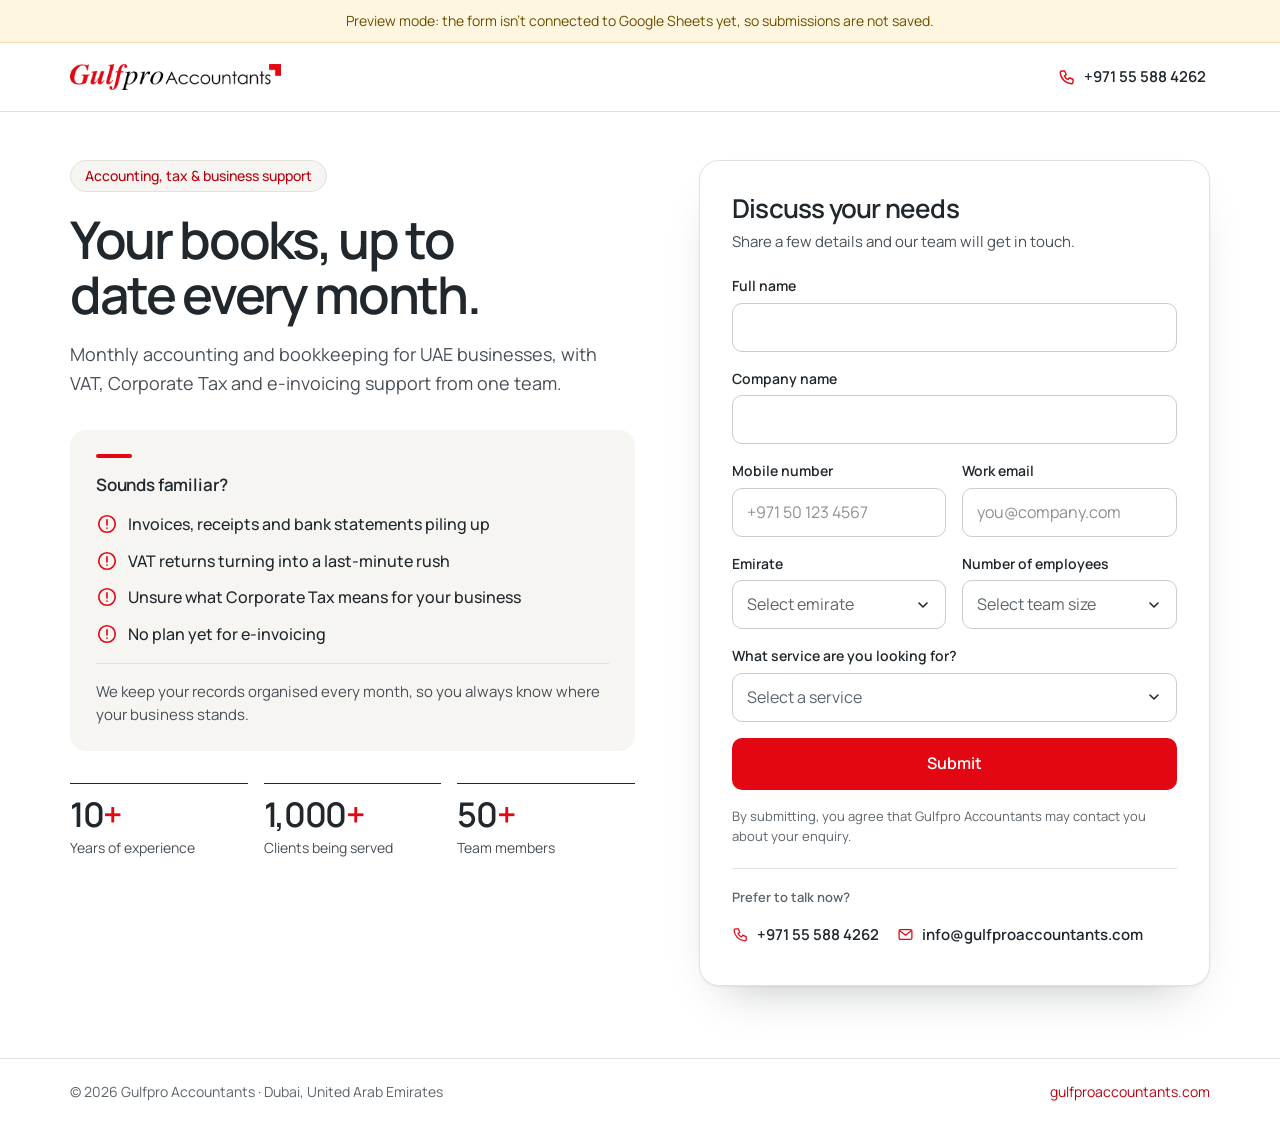
<file: Gulfpro-LinkedIn-Landing-Page/gulfpro-linkedin-landing/site/index.html>
<!doctype html>
<html lang="en">
<head>
<meta charset="utf-8">
<meta name="viewport" content="width=device-width, initial-scale=1">
<title>Monthly Accounting &amp; Bookkeeping in the UAE | Gulfpro Accountants</title>
<meta name="description" content="Monthly accounting and bookkeeping for UAE businesses, with VAT, Corporate Tax and e-invoicing support. Share a few details and Gulfpro Accountants will get in touch.">
<meta name="theme-color" content="#FFFFFF">
<link rel="icon" type="image/png" href="assets/favicon.png">
<link rel="apple-touch-icon" href="assets/apple-touch-icon.png">
<link rel="preload" href="assets/fonts/manrope-latin-wght-normal.woff2" as="font" type="font/woff2" crossorigin>
<link rel="stylesheet" href="assets/styles.css">
<script src="assets/config.js" defer></script>
<script src="assets/common.js" defer></script>
<script src="assets/form.js" defer></script>
</head>
<body>
<div class="preview-note" id="preview-note" hidden>Preview mode: the form isn't connected to Google Sheets yet, so submissions are not saved.</div>

<header class="site-header">
  <div class="wrap">
    <a class="brand" href="./"><img src="assets/logo.png" alt="Gulfpro Accountants" width="211" height="26"></a>
    <a class="header-call" href="tel:+971555884262" data-phone="0" aria-label="Call Gulfpro Accountants on +971 55 588 4262">
      <svg viewBox="0 0 24 24" fill="none" stroke="currentColor" stroke-width="1.8" stroke-linecap="round" stroke-linejoin="round" aria-hidden="true"><path d="M5 4h4l2 5-2.5 1.5a11 11 0 0 0 5 5L15 13l5 2v4a2 2 0 0 1-2 2A16 16 0 0 1 3 6a2 2 0 0 1 2-2"/></svg>
      <span data-phone-text="0">+971 55 588 4262</span>
    </a>
  </div>
</header>

<main class="hero">
  <div class="wrap hero-grid">
    <section class="intro" aria-labelledby="page-title">
      <span class="pill">Accounting, tax &amp; business support</span>
      <h1 id="page-title">Your books, up to date every month.</h1>
      <p class="lead">Monthly accounting and bookkeeping for UAE businesses, with VAT, Corporate Tax and e-invoicing support from one team.</p>

      <div class="pains">
        <span class="dash" aria-hidden="true"></span>
        <h2>Sounds familiar?</h2>
        <ul class="pain-list">
          <li><svg viewBox="0 0 24 24" fill="none" stroke="currentColor" stroke-width="1.8" stroke-linecap="round" aria-hidden="true"><circle cx="12" cy="12" r="9"/><path d="M12 7.5v5.5M12 16.5h.01"/></svg>Invoices, receipts and bank statements piling up</li>
          <li><svg viewBox="0 0 24 24" fill="none" stroke="currentColor" stroke-width="1.8" stroke-linecap="round" aria-hidden="true"><circle cx="12" cy="12" r="9"/><path d="M12 7.5v5.5M12 16.5h.01"/></svg>VAT returns turning into a last-minute rush</li>
          <li><svg viewBox="0 0 24 24" fill="none" stroke="currentColor" stroke-width="1.8" stroke-linecap="round" aria-hidden="true"><circle cx="12" cy="12" r="9"/><path d="M12 7.5v5.5M12 16.5h.01"/></svg>Unsure what Corporate Tax means for your business</li>
          <li><svg viewBox="0 0 24 24" fill="none" stroke="currentColor" stroke-width="1.8" stroke-linecap="round" aria-hidden="true"><circle cx="12" cy="12" r="9"/><path d="M12 7.5v5.5M12 16.5h.01"/></svg>No plan yet for e-invoicing</li>
        </ul>
        <p>We keep your records organised every month, so you always know where your business stands.</p>
      </div>
    </section>

    <section class="form-card" aria-labelledby="form-title">
      <h2 id="form-title">Discuss your needs</h2>
      <p class="sub">Share a few details and our team will get in touch.</p>

      <form id="lead-form" novalidate>
        <div class="field">
          <label for="name">Full name</label>
          <input id="name" name="name" type="text" autocomplete="name" required maxlength="120" aria-describedby="name-error">
          <span class="field-error" id="name-error" aria-live="polite"></span>
        </div>
        <div class="field">
          <label for="company">Company name</label>
          <input id="company" name="company" type="text" autocomplete="organization" required maxlength="160" aria-describedby="company-error">
          <span class="field-error" id="company-error" aria-live="polite"></span>
        </div>
        <div class="row-2">
          <div class="field">
            <label for="mobile">Mobile number</label>
            <input id="mobile" name="mobile" type="tel" inputmode="tel" autocomplete="tel" placeholder="+971 50 123 4567" required maxlength="30" aria-describedby="mobile-error">
            <span class="field-error" id="mobile-error" aria-live="polite"></span>
          </div>
          <div class="field">
            <label for="email">Work email</label>
            <input id="email" name="email" type="email" inputmode="email" autocomplete="email" placeholder="you@company.com" required maxlength="160" aria-describedby="email-error">
            <span class="field-error" id="email-error" aria-live="polite"></span>
          </div>
        </div>
        <div class="row-2">
          <div class="field">
            <label for="emirate">Emirate</label>
            <select id="emirate" name="emirate" required aria-describedby="emirate-error">
              <option value="" selected disabled>Select emirate</option>
              <option>Abu Dhabi</option>
              <option>Dubai</option>
              <option>Sharjah</option>
              <option>Ajman</option>
              <option>Umm Al Quwain</option>
              <option>Ras Al Khaimah</option>
              <option>Fujairah</option>
            </select>
            <span class="field-error" id="emirate-error" aria-live="polite"></span>
          </div>
          <div class="field">
            <label for="employees">Number of employees</label>
            <select id="employees" name="employees" required aria-describedby="employees-error">
              <option value="" selected disabled>Select team size</option>
              <option>0–2</option>
              <option>3–10</option>
              <option>11–50</option>
              <option>More than 50</option>
            </select>
            <span class="field-error" id="employees-error" aria-live="polite"></span>
          </div>
        </div>
        <div class="field">
          <label for="service">What service are you looking for?</label>
          <select id="service" name="service" required aria-describedby="service-error">
            <option value="" selected disabled>Select a service</option>
            <option>Monthly accounting &amp; bookkeeping</option>
            <option>VAT registration &amp; filing</option>
            <option>Corporate Tax query</option>
            <option>E-invoicing setup</option>
            <option>Just exploring</option>
          </select>
          <span class="field-error" id="service-error" aria-live="polite"></span>
        </div>
        <div class="hp" aria-hidden="true">
          <label for="website">Website</label>
          <input id="website" name="website" type="text" tabindex="-1" autocomplete="off">
        </div>

        <button class="btn btn-red btn-block" type="submit"><span class="label">Submit</span></button>
        <div class="form-status" id="form-status" role="status" aria-live="polite"></div>
        <p class="consent">By submitting, you agree that Gulfpro Accountants may contact you about your enquiry.<span id="privacy-link"></span></p>
      </form>

      <div class="contact-strip">
        <span class="label">Prefer to talk now?</span>
        <div class="contact-links">
          <a href="tel:+971555884262" data-phone="0"><svg viewBox="0 0 24 24" fill="none" stroke="currentColor" stroke-width="1.8" stroke-linecap="round" stroke-linejoin="round" aria-hidden="true"><path d="M5 4h4l2 5-2.5 1.5a11 11 0 0 0 5 5L15 13l5 2v4a2 2 0 0 1-2 2A16 16 0 0 1 3 6a2 2 0 0 1 2-2"/></svg><span data-phone-text="0">+971 55 588 4262</span></a>
          <a href="mailto:info@gulfproaccountants.com" data-email><svg viewBox="0 0 24 24" fill="none" stroke="currentColor" stroke-width="1.8" stroke-linecap="round" stroke-linejoin="round" aria-hidden="true"><rect x="3" y="5" width="18" height="14" rx="2"/><path d="M3.5 6.5 12 13l8.5-6.5"/></svg><span data-email-text>info@gulfproaccountants.com</span></a>
        </div>
      </div>
    </section>

    <section class="stats" aria-label="Gulfpro Accountants in numbers">
      <div class="stat"><strong>10<span>+</span></strong><small>Years of experience</small></div>
      <div class="stat"><strong>1,000<span>+</span></strong><small>Clients being served</small></div>
      <div class="stat"><strong>50<span>+</span></strong><small>Team members</small></div>
    </section>
  </div>
</main>

<footer class="site-footer">
  <div class="wrap">
    <span>© 2026 Gulfpro Accountants · Dubai, United Arab Emirates</span>
    <a href="https://gulfproaccountants.com" data-website>gulfproaccountants.com</a>
  </div>
</footer>
</body>
</html>
</file>
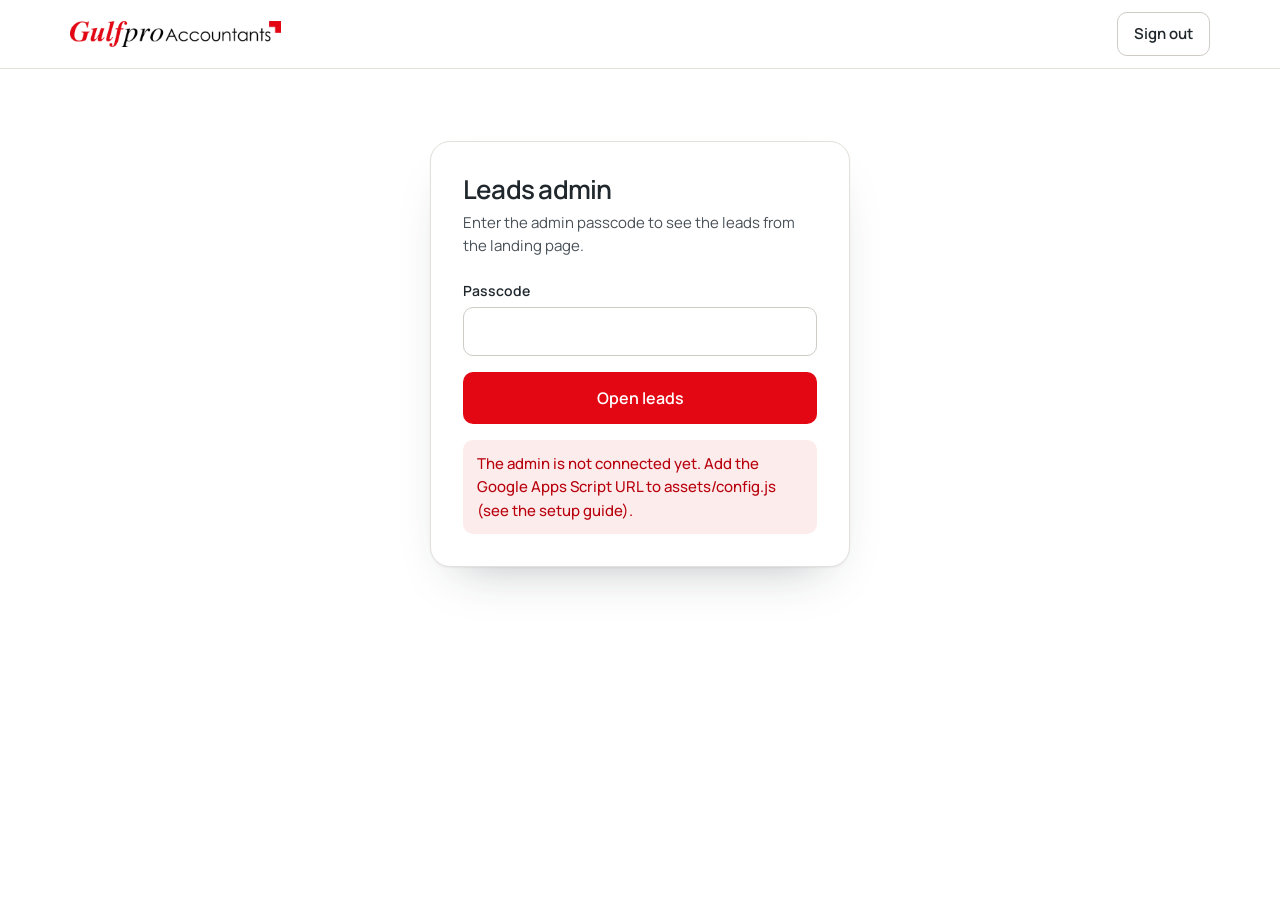
<file: Gulfpro-LinkedIn-Landing-Page/gulfpro-linkedin-landing/site/admin.html>
<!doctype html>
<html lang="en">
<head>
<meta charset="utf-8">
<meta name="viewport" content="width=device-width, initial-scale=1">
<meta name="robots" content="noindex, nofollow">
<title>Leads admin | Gulfpro Accountants</title>
<link rel="icon" type="image/png" href="assets/favicon.png">
<link rel="preload" href="assets/fonts/manrope-latin-wght-normal.woff2" as="font" type="font/woff2" crossorigin>
<link rel="stylesheet" href="assets/styles.css">
<script src="assets/config.js" defer></script>
<script src="assets/common.js" defer></script>
<script src="assets/admin.js" defer></script>
</head>
<body data-no-tracking>
<header class="site-header">
  <div class="wrap">
    <a class="brand" href="./"><img src="assets/logo.png" alt="Gulfpro Accountants" width="211" height="26"></a>
    <button class="btn btn-ghost" id="signout" type="button" hidden>Sign out</button>
  </div>
</header>

<main class="admin">
  <div class="wrap">
    <section class="admin-login form-card" id="login" aria-labelledby="login-title">
      <h1 id="login-title" class="login-title">Leads admin</h1>
      <p class="sub">Enter the admin passcode to see the leads from the landing page.</p>
      <form id="login-form" novalidate>
        <div class="field">
          <label for="passcode">Passcode</label>
          <input id="passcode" name="passcode" type="password" autocomplete="current-password" required>
        </div>
        <button class="btn btn-red btn-block" type="submit"><span class="label">Open leads</span></button>
        <div class="form-status" id="login-status" role="status" aria-live="polite"></div>
      </form>
    </section>

    <section id="dashboard" hidden aria-labelledby="dash-title">
      <div class="admin-top">
        <div>
          <h1 id="dash-title">Leads</h1>
          <p class="meta" id="updated">Loading…</p>
        </div>
        <div class="toolbar">
          <button class="btn btn-ghost" id="refresh" type="button">Refresh</button>
          <button class="btn btn-ghost" id="export" type="button">Export CSV</button>
          <a class="btn btn-ink" id="sheet-link" href="#" target="_blank" rel="noopener">Open Google Sheet</a>
        </div>
      </div>

      <div class="tiles">
        <div class="tile"><strong id="t-total">0</strong><small>Total leads</small></div>
        <div class="tile"><strong id="t-today">0</strong><small>Today</small></div>
        <div class="tile"><strong id="t-week">0</strong><small>Last 7 days</small></div>
        <div class="tile"><strong id="t-new">0</strong><small>Status: New</small></div>
      </div>

      <div class="filters">
        <div class="field search">
          <label for="f-search">Search</label>
          <input id="f-search" type="search" placeholder="Name, company, mobile or email">
        </div>
        <div class="field">
          <label for="f-service">Service</label>
          <select id="f-service"><option value="">All services</option></select>
        </div>
        <div class="field">
          <label for="f-emirate">Emirate</label>
          <select id="f-emirate"><option value="">All emirates</option></select>
        </div>
        <div class="field">
          <label for="f-status">Status</label>
          <select id="f-status"><option value="">All statuses</option></select>
        </div>
      </div>

      <div class="form-status admin-msg" id="dash-status" role="status" aria-live="polite"></div>
      <div class="table-wrap">
        <table>
          <thead>
            <tr><th>Submitted</th><th>Name &amp; company</th><th>Contact</th><th>Emirate</th><th>Employees</th><th>Service</th><th>Status</th><th>Campaign</th></tr>
          </thead>
          <tbody id="rows"></tbody>
        </table>
        <div class="empty" id="empty" hidden>No leads match these filters.</div>
      </div>
    </section>
  </div>
</main>
</body>
</html>
</file>
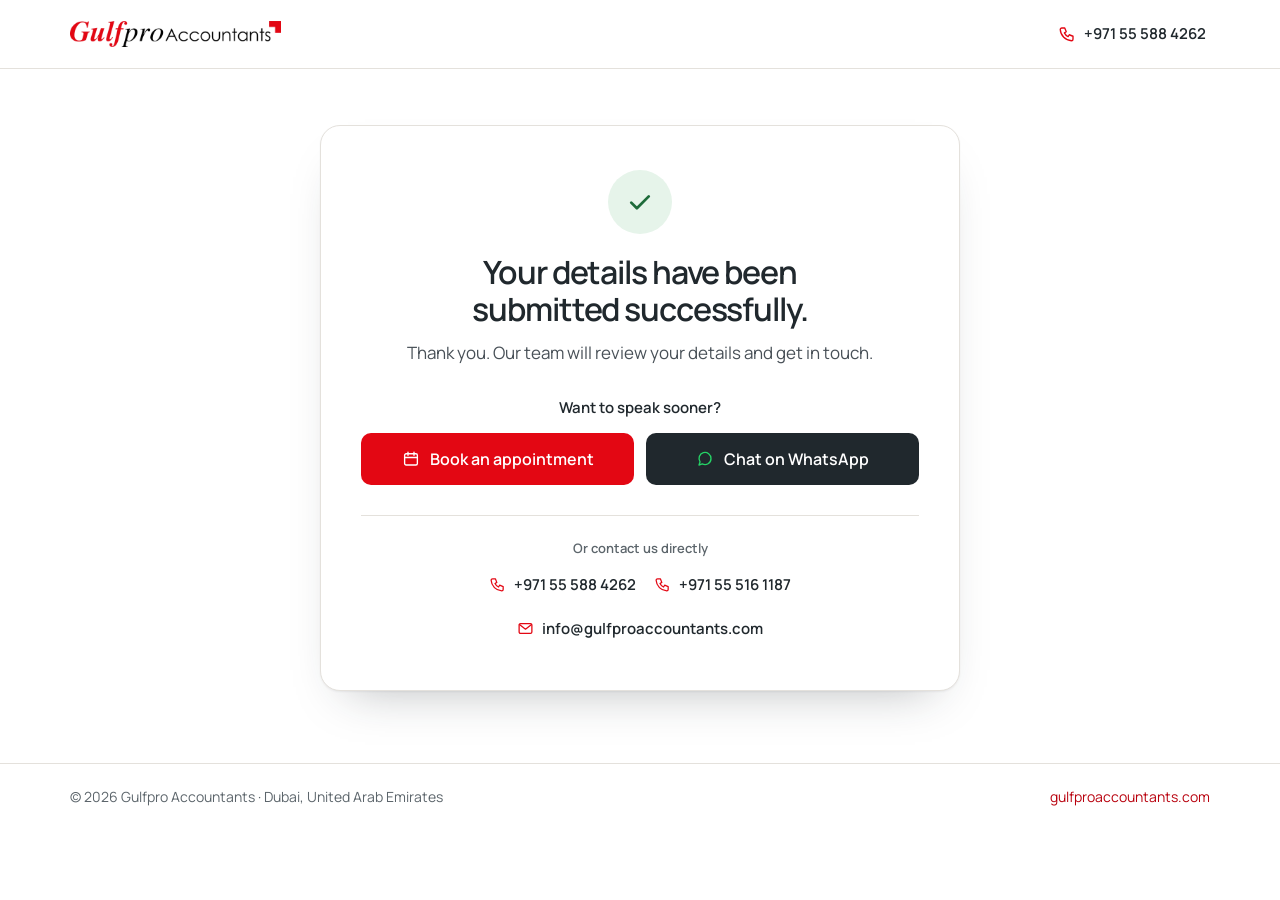
<file: Gulfpro-LinkedIn-Landing-Page/gulfpro-linkedin-landing/site/thank-you.html>
<!doctype html>
<html lang="en">
<head>
<meta charset="utf-8">
<meta name="viewport" content="width=device-width, initial-scale=1">
<meta name="robots" content="noindex">
<title>Details submitted | Gulfpro Accountants</title>
<meta name="theme-color" content="#FFFFFF">
<link rel="icon" type="image/png" href="assets/favicon.png">
<link rel="apple-touch-icon" href="assets/apple-touch-icon.png">
<link rel="preload" href="assets/fonts/manrope-latin-wght-normal.woff2" as="font" type="font/woff2" crossorigin>
<link rel="stylesheet" href="assets/styles.css">
<script src="assets/config.js" defer></script>
<script src="assets/common.js" defer></script>
<script src="assets/thank-you.js" defer></script>
</head>
<body>
<div class="preview-note" id="preview-note" hidden>Preview mode: the form isn't connected to Google Sheets yet, so this submission was not saved.</div>

<header class="site-header">
  <div class="wrap">
    <a class="brand" href="./"><img src="assets/logo.png" alt="Gulfpro Accountants" width="211" height="26"></a>
    <a class="header-call" href="tel:+971555884262" data-phone="0" aria-label="Call Gulfpro Accountants on +971 55 588 4262">
      <svg viewBox="0 0 24 24" fill="none" stroke="currentColor" stroke-width="1.8" stroke-linecap="round" stroke-linejoin="round" aria-hidden="true"><path d="M5 4h4l2 5-2.5 1.5a11 11 0 0 0 5 5L15 13l5 2v4a2 2 0 0 1-2 2A16 16 0 0 1 3 6a2 2 0 0 1 2-2"/></svg>
      <span data-phone-text="0">+971 55 588 4262</span>
    </a>
  </div>
</header>

<main class="thanks">
  <div class="wrap">
    <section class="thanks-card" aria-labelledby="thanks-title">
      <div class="check" aria-hidden="true">
        <svg viewBox="0 0 24 24" fill="none" stroke="currentColor" stroke-width="2.2" stroke-linecap="round" stroke-linejoin="round"><path d="M5 12.5l4.5 4.5L19 7.5"/></svg>
      </div>
      <h1 id="thanks-title">Your details have been submitted successfully.</h1>
      <p class="msg" id="thanks-msg">Thank you. Our team will review your details and get in touch.</p>

      <p class="next-title">Want to speak sooner?</p>
      <div class="actions">
        <a class="btn btn-red" id="book-link" href="https://calendly.com/gulfpro/acc" target="_blank" rel="noopener">
          <svg viewBox="0 0 24 24" fill="none" stroke="currentColor" stroke-width="1.8" stroke-linecap="round" stroke-linejoin="round" aria-hidden="true"><rect x="3.5" y="5" width="17" height="15" rx="2"/><path d="M3.5 10h17M8 3v4M16 3v4"/></svg>
          Book an appointment
        </a>
        <a class="btn btn-ink" id="wa-link" href="https://wa.me/971555884262" target="_blank" rel="noopener">
          <svg class="wa-icon" viewBox="0 0 24 24" fill="none" stroke="currentColor" stroke-width="1.8" stroke-linecap="round" stroke-linejoin="round" aria-hidden="true"><path d="M20 11.5a8 8 0 0 1-11.6 7.1L4 20l1.4-4.2A8 8 0 1 1 20 11.5z"/></svg>
          Chat on WhatsApp
        </a>
      </div>

      <div class="thanks-contact">
        <span class="label">Or contact us directly</span>
        <div class="contact-links" id="thanks-contacts">
          <a href="tel:+971555884262" data-phone="0"><svg viewBox="0 0 24 24" fill="none" stroke="currentColor" stroke-width="1.8" stroke-linecap="round" stroke-linejoin="round" aria-hidden="true"><path d="M5 4h4l2 5-2.5 1.5a11 11 0 0 0 5 5L15 13l5 2v4a2 2 0 0 1-2 2A16 16 0 0 1 3 6a2 2 0 0 1 2-2"/></svg><span data-phone-text="0">+971 55 588 4262</span></a>
          <a href="tel:+971555161187" data-phone="1"><svg viewBox="0 0 24 24" fill="none" stroke="currentColor" stroke-width="1.8" stroke-linecap="round" stroke-linejoin="round" aria-hidden="true"><path d="M5 4h4l2 5-2.5 1.5a11 11 0 0 0 5 5L15 13l5 2v4a2 2 0 0 1-2 2A16 16 0 0 1 3 6a2 2 0 0 1 2-2"/></svg><span data-phone-text="1">+971 55 516 1187</span></a>
          <a href="mailto:info@gulfproaccountants.com" data-email><svg viewBox="0 0 24 24" fill="none" stroke="currentColor" stroke-width="1.8" stroke-linecap="round" stroke-linejoin="round" aria-hidden="true"><rect x="3" y="5" width="18" height="14" rx="2"/><path d="M3.5 6.5 12 13l8.5-6.5"/></svg><span data-email-text>info@gulfproaccountants.com</span></a>
        </div>
      </div>
    </section>
  </div>
</main>

<footer class="site-footer">
  <div class="wrap">
    <span>© 2026 Gulfpro Accountants · Dubai, United Arab Emirates</span>
    <a href="https://gulfproaccountants.com" data-website>gulfproaccountants.com</a>
  </div>
</footer>
</body>
</html>
</file>
<file: Gulfpro-LinkedIn-Landing-Page/gulfpro-linkedin-landing/site/assets/styles.css>
@font-face {
  font-family: "Manrope";
  src: url("fonts/manrope-latin-wght-normal.woff2") format("woff2");
  font-weight: 200 800;
  font-style: normal;
  font-display: swap;
}

:root {
  --red: #E30713;
  --red-hover: #C9050F;
  --red-text: #B8000D;
  --ink: #20282D;
  --body: #485057;
  --muted: #5C656B;
  --warm: #F7F5F2;
  --line: #E4E1DC;
  --field: #CFCBC5;
  --white: #FFFFFF;
  --green: #1E6B3A;
  --green-soft: #E6F4EA;
  --error-soft: #FDECEC;
  --radius: 16px;
  --radius-lg: 20px;
  --shadow: 0 1px 2px rgba(32, 40, 45, .06), 0 24px 48px -28px rgba(32, 40, 45, .35);
  --gutter: 20px;
}

*, *::before, *::after { box-sizing: border-box; }
html { -webkit-text-size-adjust: 100%; }
body {
  margin: 0;
  background: var(--white);
  color: var(--body);
  font-family: "Manrope", Arial, sans-serif;
  font-size: 16px;
  line-height: 1.55;
  -webkit-font-smoothing: antialiased;
}
img { max-width: 100%; display: block; }
a { color: var(--red-text); text-decoration: none; }
a:hover { text-decoration: underline; }
h1, h2, h3 { color: var(--ink); font-weight: 600; margin: 0; }
p { margin: 0; }
:focus-visible { outline: 3px solid rgba(227, 7, 19, .35); outline-offset: 2px; }

.wrap { width: 100%; max-width: 1180px; margin: 0 auto; padding: 0 var(--gutter); }

/* Header */
.site-header { border-bottom: 1px solid var(--line); background: var(--white); }
.site-header .wrap { display: flex; align-items: center; justify-content: space-between; min-height: 68px; gap: 16px; }
.brand img { height: 26px; width: auto; }
.header-call {
  display: inline-flex; align-items: center; gap: 8px; min-height: 44px; padding: 0 4px;
  color: var(--ink); font-weight: 600; font-size: 15px;
}
.header-call svg { width: 18px; height: 18px; color: var(--red); flex: none; }
.header-call:hover { text-decoration: none; color: var(--red-text); }

/* Preview notice (shown only while the form isn't connected) */
.preview-note {
  background: #FFF6E0; color: #6B4E00; border-bottom: 1px solid #F1DFAE;
  font-size: 14px; padding: 10px 0; text-align: center;
}
.preview-note[hidden] { display: none; }

/* Landing */
.hero { padding: 48px 0 72px; }
.hero-grid {
  display: grid; grid-template-columns: minmax(0, 1.05fr) minmax(0, .95fr); grid-template-rows: auto 1fr;
  grid-template-areas: "intro form" "stats form"; column-gap: 64px; row-gap: 32px; align-items: start;
}
.intro { grid-area: intro; }
.form-card { grid-area: form; }
.stats { grid-area: stats; }
.pill {
  display: inline-flex; align-items: center; min-height: 32px; padding: 4px 14px;
  border: 1px solid var(--line); background: var(--warm); border-radius: 999px;
  color: var(--red-text); font-size: 14px; font-weight: 500;
}
.hero h1 {
  margin-top: 20px; font-size: 52px; line-height: 1.06; letter-spacing: -0.045em;
  text-wrap: balance;
}
.lead { margin-top: 18px; font-size: 18px; line-height: 1.6; max-width: 34em; text-wrap: pretty; }

.pains { margin-top: 32px; background: var(--warm); border-radius: var(--radius); padding: 24px 26px; }
.pains h2 { font-size: 17px; letter-spacing: -0.01em; }
.dash { display: block; width: 36px; height: 4px; border-radius: 2px; background: var(--red); margin-bottom: 14px; }
.pain-list { list-style: none; margin: 14px 0 0; padding: 0; display: grid; gap: 12px; }
.pain-list li { display: grid; grid-template-columns: 22px minmax(0, 1fr); gap: 10px; color: var(--ink); font-weight: 500; }
.pain-list svg { width: 22px; height: 22px; margin-top: 1px; color: var(--red); }
.pains p { margin-top: 16px; padding-top: 16px; border-top: 1px solid var(--line); font-size: 15px; }

.stats { display: grid; grid-template-columns: repeat(3, minmax(0, 1fr)); gap: 16px; }
.stat { border-top: 1px solid var(--ink); padding-top: 12px; }
.stat strong { display: block; color: var(--ink); font-size: 34px; line-height: 1.1; font-weight: 600; letter-spacing: -0.04em; }
.stat strong span { color: var(--red); }
.stat small { display: block; margin-top: 4px; font-size: 14px; color: var(--body); }

/* Form card */
.form-card {
  background: var(--white); border: 1px solid var(--line); border-radius: var(--radius-lg);
  box-shadow: var(--shadow); padding: 32px;
}
.form-card h2 { font-size: 26px; line-height: 1.2; letter-spacing: -0.03em; }
.form-card .sub { margin-top: 6px; font-size: 15px; }
form { margin-top: 22px; display: grid; gap: 16px; }
.row-2 { display: grid; grid-template-columns: repeat(2, minmax(0, 1fr)); gap: 16px; }
.field { display: grid; gap: 6px; }
.field label { color: var(--ink); font-size: 14px; font-weight: 600; }
.field input, .field select {
  width: 100%; min-height: 48px; padding: 11px 14px;
  border: 1px solid var(--field); border-radius: 10px; background: var(--white);
  color: var(--ink); font: inherit; font-size: 16px;
  transition: border-color .15s, box-shadow .15s;
}
.field select {
  appearance: none; -webkit-appearance: none; padding-right: 40px;
  background-image: url("data:image/svg+xml,%3Csvg xmlns='http://www.w3.org/2000/svg' width='16' height='16' fill='none' stroke='%2320282D' stroke-width='1.6' stroke-linecap='round' stroke-linejoin='round'%3E%3Cpath d='M4 6l4 4 4-4'/%3E%3C/svg%3E");
  background-repeat: no-repeat; background-position: right 14px center;
}
.field select:invalid { color: var(--muted); }
.field select option { color: var(--ink); }
.field input::placeholder { color: #8A9196; }
.field input:focus, .field select:focus { outline: none; border-color: var(--ink); box-shadow: 0 0 0 3px rgba(32, 40, 45, .12); }
.field.has-error input, .field.has-error select { border-color: var(--red); background-color: #FFFBFB; }
.field-error { color: var(--red-text); font-size: 13px; font-weight: 500; }
.field-error:empty { display: none; }
.hp { position: absolute; left: -10000px; width: 1px; height: 1px; overflow: hidden; }

.btn {
  display: inline-flex; align-items: center; justify-content: center; gap: 10px;
  min-height: 52px; padding: 0 24px; border: 0; border-radius: 10px;
  font: inherit; font-size: 16px; font-weight: 600; cursor: pointer; text-decoration: none;
  transition: background-color .15s, transform .05s;
}
.btn:hover { text-decoration: none; }
.btn:active { transform: translateY(1px); }
.btn svg { width: 18px; height: 18px; flex: none; }
.btn-red { background: var(--red); color: var(--white); }
.btn-red:hover { background: var(--red-hover); }
.btn-ink { background: var(--ink); color: var(--white); }
.btn-ink:hover { background: #2E3940; }
.btn-ghost { background: var(--white); color: var(--ink); border: 1px solid var(--field); }
.btn-ghost:hover { border-color: var(--ink); }
.btn[disabled] { opacity: .7; cursor: progress; }
.btn-block { width: 100%; }
.spinner {
  width: 18px; height: 18px; border-radius: 50%;
  border: 2px solid rgba(255, 255, 255, .45); border-top-color: var(--white);
  animation: spin .8s linear infinite;
}
@keyframes spin { to { transform: rotate(360deg); } }

.form-status { border-radius: 10px; padding: 12px 14px; font-size: 15px; font-weight: 500; }
.form-status:empty { display: none; }
.form-status.ok { background: var(--green-soft); color: var(--green); }
.form-status.err { background: var(--error-soft); color: var(--red-text); }
.consent { font-size: 13px; color: var(--muted); }
.consent a { text-decoration: underline; }

.contact-strip { margin-top: 22px; padding-top: 18px; border-top: 1px solid var(--line); display: grid; gap: 10px; }
.contact-strip .label { font-size: 13px; font-weight: 600; color: var(--muted); }
.contact-links { display: flex; flex-wrap: wrap; gap: 8px 18px; }
.contact-links a { display: inline-flex; align-items: center; gap: 8px; min-height: 36px; color: var(--ink); font-weight: 600; font-size: 15px; }
.contact-links svg { width: 17px; height: 17px; color: var(--red); flex: none; }

/* Footer */
.site-footer { border-top: 1px solid var(--line); padding: 22px 0 28px; font-size: 14px; color: var(--muted); }
.site-footer .wrap { display: flex; flex-wrap: wrap; justify-content: space-between; gap: 8px 24px; }

/* Thank-you */
.thanks { padding: 56px 0 72px; }
.thanks-card {
  max-width: 640px; margin: 0 auto; text-align: center;
  background: var(--white); border: 1px solid var(--line); border-radius: var(--radius-lg);
  box-shadow: var(--shadow); padding: 44px 40px;
}
.check {
  width: 64px; height: 64px; margin: 0 auto; border-radius: 50%;
  background: var(--green-soft); color: var(--green); display: grid; place-items: center;
}
.check svg { width: 30px; height: 30px; }
.thanks-card h1 { margin-top: 20px; font-size: 32px; line-height: 1.15; letter-spacing: -0.035em; text-wrap: balance; }
.thanks-card .msg { margin-top: 12px; font-size: 17px; text-wrap: pretty; }
.next-title { margin-top: 30px; font-size: 15px; font-weight: 600; color: var(--ink); }
.actions { margin-top: 14px; display: grid; grid-template-columns: repeat(2, minmax(0, 1fr)); gap: 12px; }
.actions .wa-icon { color: #25D366; }
.thanks-contact { margin-top: 30px; padding-top: 22px; border-top: 1px solid var(--line); display: grid; gap: 8px; justify-items: center; }
.thanks-contact .contact-links { justify-content: center; }
.thanks-contact .label { font-size: 13px; font-weight: 600; color: var(--muted); }
.site-header .btn { min-height: 44px; padding: 0 16px; font-size: 15px; }
.admin-login h1 { font-size: 26px; line-height: 1.2; letter-spacing: -0.03em; }
.admin-login .sub { margin-top: 6px; font-size: 15px; }

/* Admin */
.admin { padding: 32px 0 64px; }
.admin-login { max-width: 420px; margin: 40px auto 0; }
.admin-top { display: flex; flex-wrap: wrap; align-items: end; justify-content: space-between; gap: 16px; }
.admin-top h1 { font-size: 30px; letter-spacing: -0.035em; }
.admin-top .meta { margin-top: 4px; font-size: 14px; color: var(--muted); }
.toolbar { display: flex; flex-wrap: wrap; gap: 10px; }
.toolbar .btn { min-height: 44px; padding: 0 16px; font-size: 15px; }
.tiles { margin-top: 24px; display: grid; grid-template-columns: repeat(4, minmax(0, 1fr)); gap: 12px; }
.tile { background: var(--warm); border-radius: var(--radius); padding: 16px 18px; }
.tile strong { display: block; font-size: 30px; line-height: 1.1; color: var(--ink); font-weight: 600; letter-spacing: -0.03em; }
.tile small { font-size: 14px; }
.filters { margin-top: 20px; display: grid; grid-template-columns: minmax(0, 2fr) repeat(3, minmax(0, 1fr)); gap: 12px; }
.filters .field label { font-size: 13px; }
.table-wrap { margin-top: 16px; border: 1px solid var(--line); border-radius: var(--radius); overflow-x: auto; background: var(--white); }
table { width: 100%; border-collapse: collapse; font-size: 14px; }
th, td { text-align: left; padding: 12px 14px; border-bottom: 1px solid var(--line); vertical-align: top; }
th { background: var(--ink); color: var(--white); font-weight: 600; font-size: 13px; white-space: nowrap; position: sticky; top: 0; }
tbody tr:nth-child(even) td { background: #FBFAF8; }
tbody tr:last-child td { border-bottom: 0; }
td .strong { color: var(--ink); font-weight: 600; }
td .small { display: block; color: var(--muted); font-size: 13px; }
td a { font-weight: 600; }
.nowrap { white-space: nowrap; }
.badge { display: inline-block; padding: 2px 10px; border-radius: 999px; font-size: 12px; font-weight: 700; background: var(--warm); color: var(--ink); white-space: nowrap; }
.badge.new { background: var(--error-soft); color: var(--red-text); }
.badge.won { background: var(--green-soft); color: var(--green); }
.empty { padding: 40px 16px; text-align: center; color: var(--muted); }
.admin-msg { margin-top: 16px; }

/* Tablet and phone */
@media (max-width: 960px) {
  .hero { padding: 28px 0 48px; }
  .hero-grid { grid-template-columns: minmax(0, 1fr); grid-template-rows: none; grid-template-areas: "intro" "form" "stats"; row-gap: 28px; }
  .hero h1 { font-size: 38px; }
  .lead { font-size: 17px; }
  .tiles { grid-template-columns: repeat(2, minmax(0, 1fr)); }
  .filters { grid-template-columns: repeat(2, minmax(0, 1fr)); }
  .filters .search { grid-column: 1 / -1; }
}
@media (max-width: 560px) {
  :root { --gutter: 16px; }
  .header-call span { display: none; }
  .header-call { min-width: 44px; justify-content: center; border: 1px solid var(--line); border-radius: 10px; }
  .hero h1 { font-size: 34px; }
  .pains { padding: 20px; }
  .form-card { padding: 22px 18px; border-radius: var(--radius); }
  .row-2 { grid-template-columns: minmax(0, 1fr); }
  .stat strong { font-size: 26px; }
  .stat small { font-size: 13px; }
  .thanks { padding: 28px 0 48px; }
  .thanks-card { padding: 32px 20px; }
  .thanks-card h1 { font-size: 26px; }
  .actions { grid-template-columns: minmax(0, 1fr); }
  .tiles { gap: 10px; }
  .filters { grid-template-columns: minmax(0, 1fr); }

  /* Leads table becomes a card list on phones */
  table, thead, tbody, tr, td { display: block; }
  thead { position: absolute; left: -10000px; }
  tbody tr { padding: 14px 16px; border-bottom: 1px solid var(--line); }
  tbody tr:nth-child(even) td { background: none; }
  td { padding: 3px 0; border: 0; }
  td[data-label] { display: grid; grid-template-columns: 92px minmax(0, 1fr); column-gap: 8px; align-items: baseline; }
  td[data-label]::before { content: attr(data-label); grid-row: 1 / span 3; color: var(--muted); font-size: 12px; font-weight: 600; }
  td[data-label] > * { grid-column: 2; }
}
</file>
